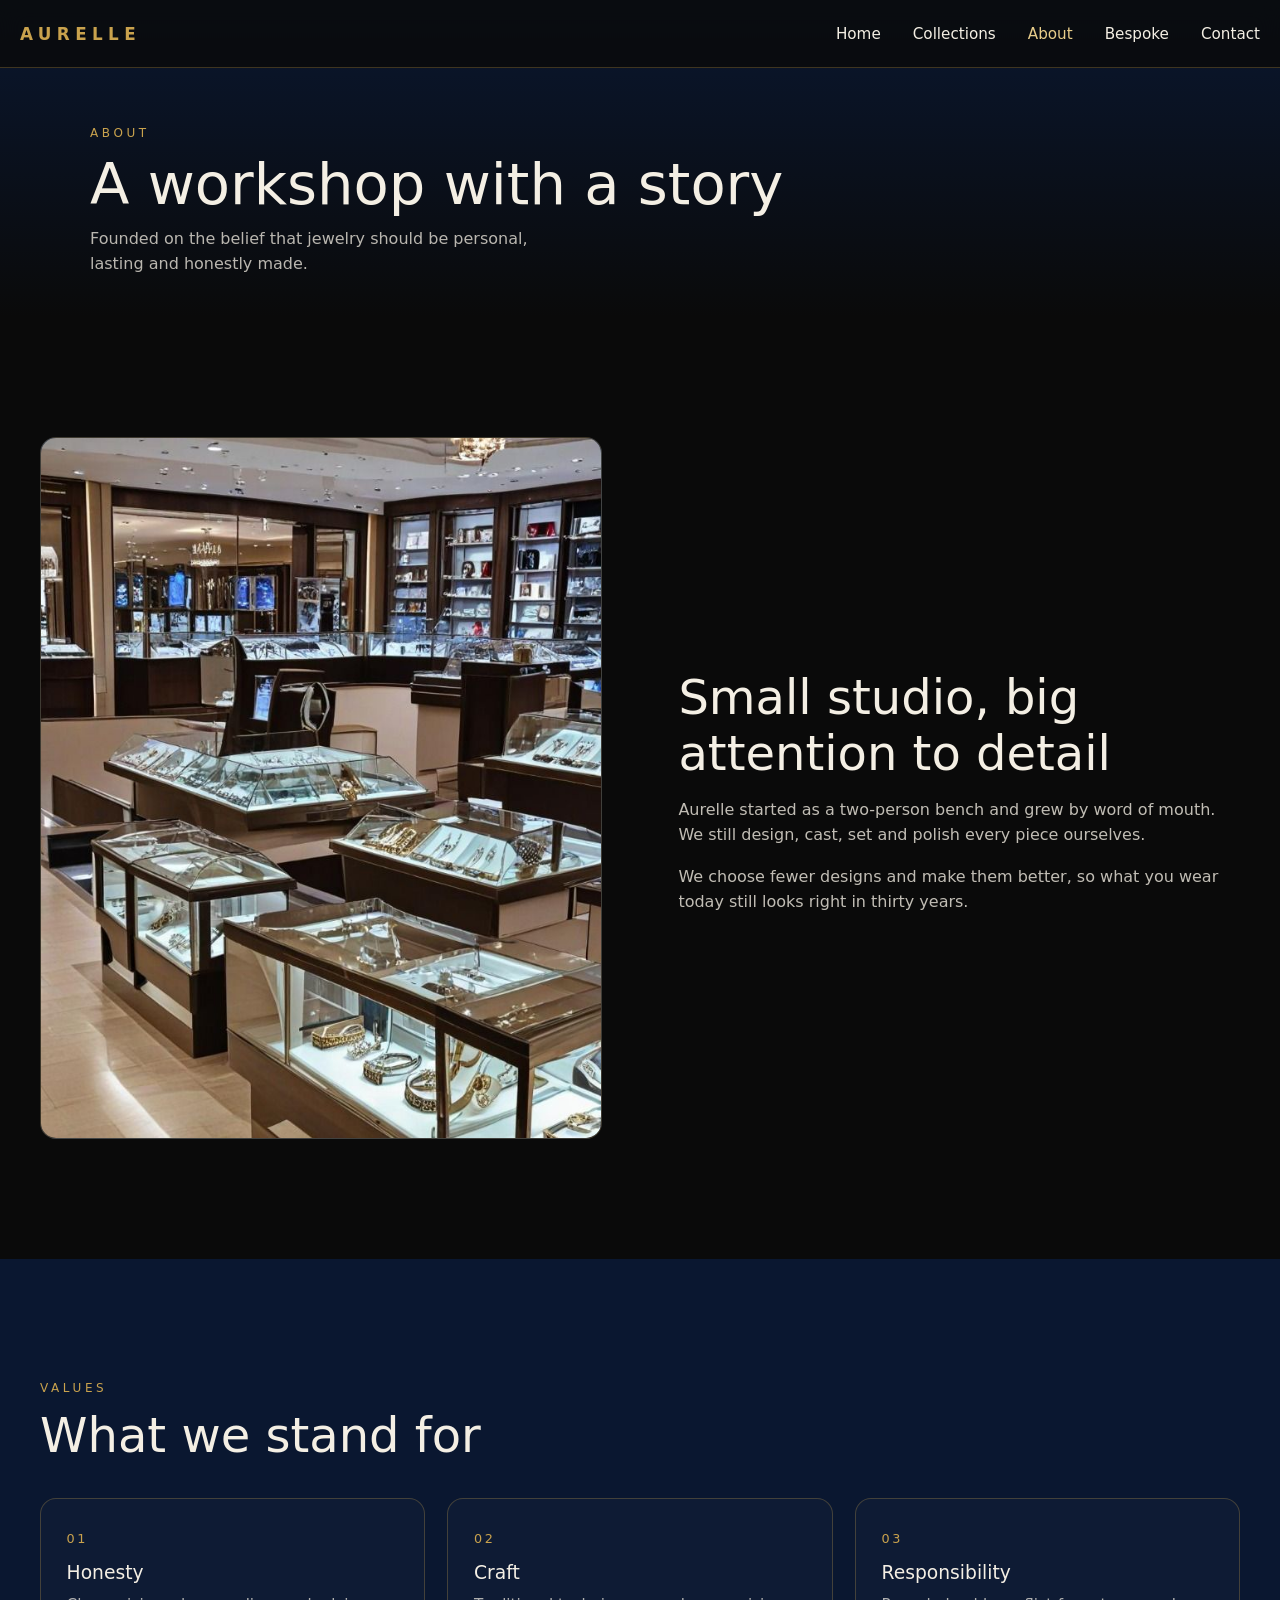
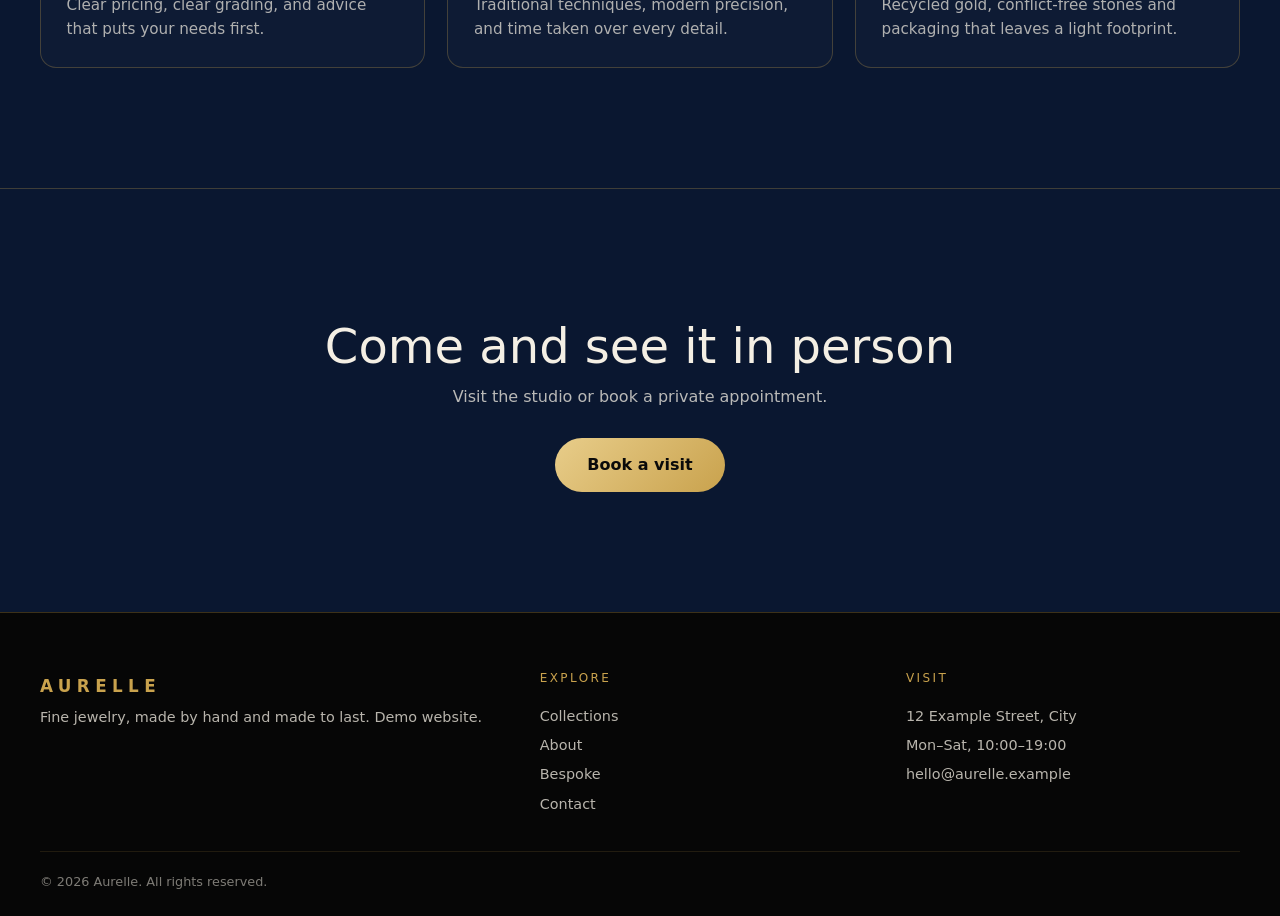
<file: about.html>
<!doctype html>
<html lang="en">
<head>
<meta charset="UTF-8">
<meta name="viewport" content="width=device-width, initial-scale=1, viewport-fit=cover">
<meta name="theme-color" content="#0a0a0a">
<script>document.documentElement.classList.add('js')</script>
<link rel="preconnect" href="https://api.fontshare.com">
<link rel="preconnect" href="https://cdn.fontshare.com" crossorigin>
<link href="https://api.fontshare.com/v2/css?f[]=chillax@400,500,600,700&display=swap" rel="stylesheet">
<link rel="stylesheet" href="style.css">
<title>About — Aurelle</title>
</head>
<body>
<header class="nav solid">
  <a href="index.html" class="logo">AURELLE</a>
  <button class="burger" aria-label="Menu" aria-expanded="false"><span></span><span></span></button>
  <nav class="links">
    <a href="index.html">Home</a>
    <a href="collections.html">Collections</a>
    <a href="about.html">About</a>
    <a href="bespoke.html">Bespoke</a>
    <a href="contact.html">Contact</a>
  </nav>
</header>
<main><section class="page-head"><div class="wrap"><p class="eyebrow">About</p><h1>A workshop with a story</h1><p class="lead">Founded on the belief that jewelry should be personal, lasting and honestly made.</p></div></section>
<section class="section"><div class="wrap split">
  <div class="ph reveal"><img src="images/about/workshop.jpg" alt="Our workshop" onerror="this.style.display='none'"></div>
  <div class="reveal"><h2>Small studio, big attention to detail</h2>
  <p>Aurelle started as a two-person bench and grew by word of mouth. We still design, cast, set and polish every piece ourselves.</p>
  <p>We choose fewer designs and make them better, so what you wear today still looks right in thirty years.</p></div>
</div></section>
<section class="section alt"><div class="wrap"><p class="eyebrow">Values</p><h2>What we stand for</h2>
<div class="grid c3"><div class="feat reveal"><i>01</i><h3>Honesty</h3><p>Clear pricing, clear grading, and advice that puts your needs first.</p></div><div class="feat reveal"><i>02</i><h3>Craft</h3><p>Traditional techniques, modern precision, and time taken over every detail.</p></div><div class="feat reveal"><i>03</i><h3>Responsibility</h3><p>Recycled gold, conflict-free stones and packaging that leaves a light footprint.</p></div></div></div></section>
<section class="section cta"><div class="wrap center"><h2>Come and see it in person</h2><p class="lead">Visit the studio or book a private appointment.</p><a href="contact.html" class="btn">Book a visit</a></div></section></main>
<footer class="footer">
  <div class="foot-grid">
    <div><a href="index.html" class="logo" style="opacity:1">AURELLE</a><p>Fine jewelry, made by hand and made to last. Demo website.</p></div>
    <div><h4>Explore</h4><a href="collections.html">Collections</a><a href="about.html">About</a><a href="bespoke.html">Bespoke</a><a href="contact.html">Contact</a></div>
    <div><h4>Visit</h4><p>12 Example Street, City</p><p>Mon–Sat, 10:00–19:00</p><p>hello@aurelle.example</p></div>
  </div>
  <p class="copy">© 2026 Aurelle. All rights reserved.</p>
</footer>
<script src="script.js"></script>
<script src="site.js"></script>
</body>
</html>
</file>
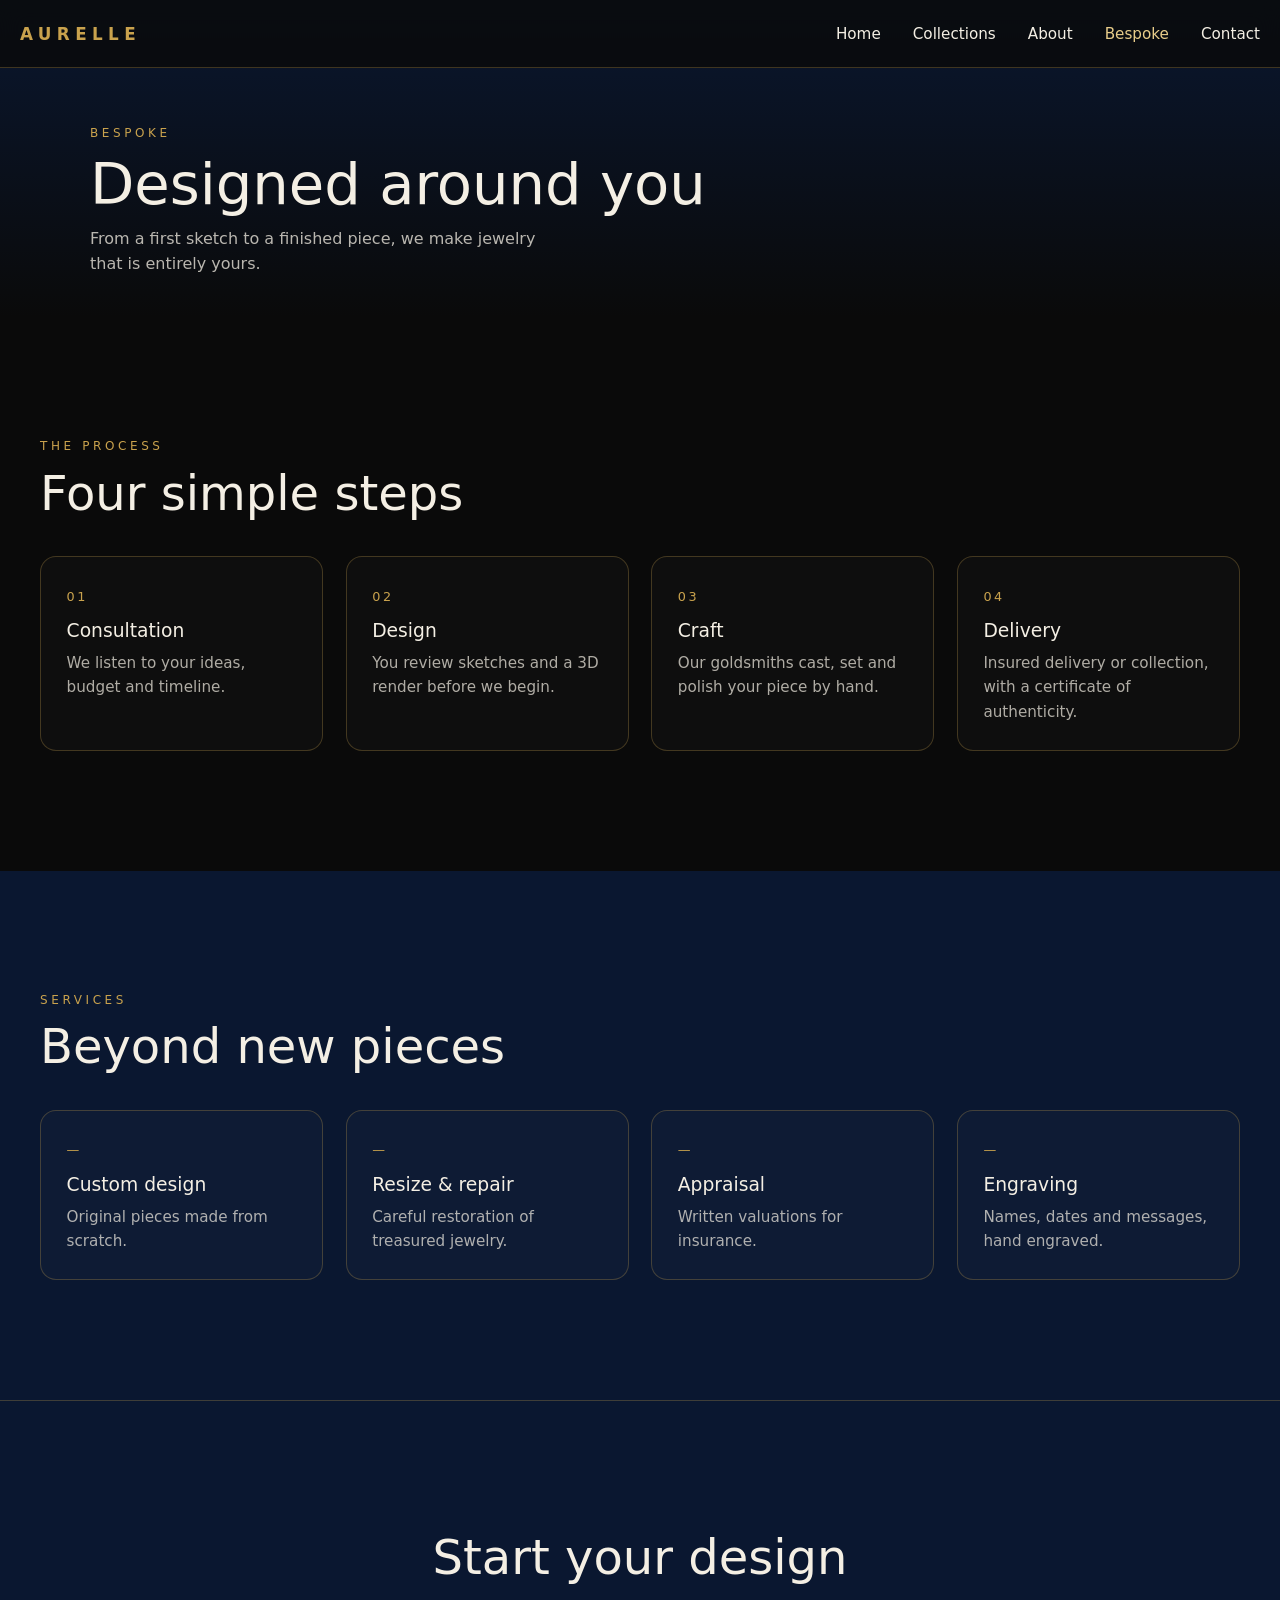
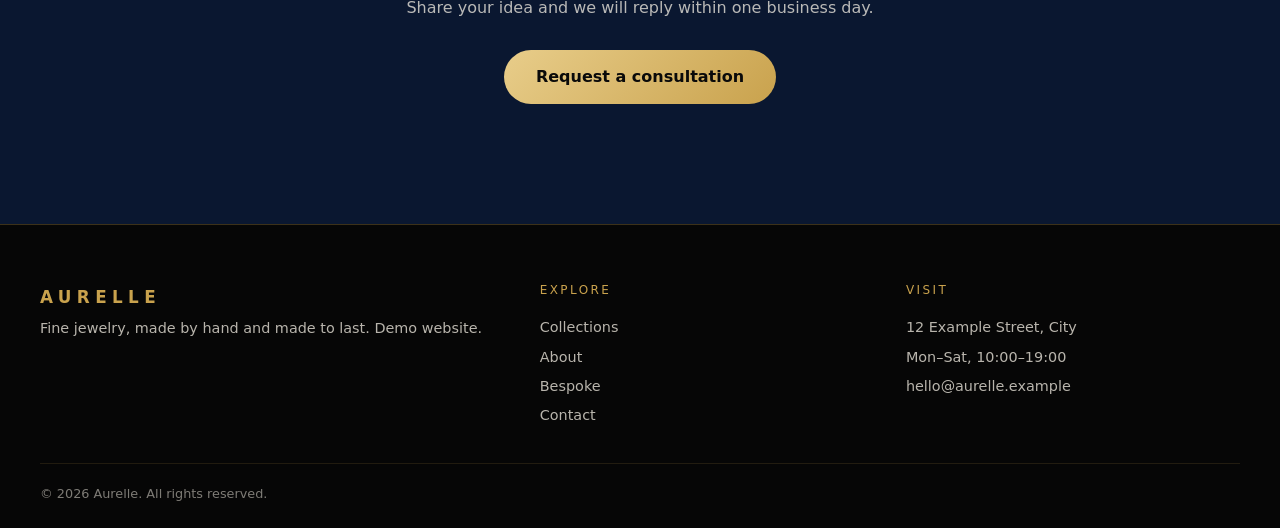
<file: bespoke.html>
<!doctype html>
<html lang="en">
<head>
<meta charset="UTF-8">
<meta name="viewport" content="width=device-width, initial-scale=1, viewport-fit=cover">
<meta name="theme-color" content="#0a0a0a">
<script>document.documentElement.classList.add('js')</script>
<link rel="preconnect" href="https://api.fontshare.com">
<link rel="preconnect" href="https://cdn.fontshare.com" crossorigin>
<link href="https://api.fontshare.com/v2/css?f[]=chillax@400,500,600,700&display=swap" rel="stylesheet">
<link rel="stylesheet" href="style.css">
<title>Bespoke — Aurelle</title>
</head>
<body>
<header class="nav solid">
  <a href="index.html" class="logo">AURELLE</a>
  <button class="burger" aria-label="Menu" aria-expanded="false"><span></span><span></span></button>
  <nav class="links">
    <a href="index.html">Home</a>
    <a href="collections.html">Collections</a>
    <a href="about.html">About</a>
    <a href="bespoke.html">Bespoke</a>
    <a href="contact.html">Contact</a>
  </nav>
</header>
<main><section class="page-head"><div class="wrap"><p class="eyebrow">Bespoke</p><h1>Designed around you</h1><p class="lead">From a first sketch to a finished piece, we make jewelry that is entirely yours.</p></div></section>
<section class="section"><div class="wrap"><p class="eyebrow">The process</p><h2>Four simple steps</h2>
<div class="grid c4"><div class="feat reveal"><i>01</i><h3>Consultation</h3><p>We listen to your ideas, budget and timeline.</p></div><div class="feat reveal"><i>02</i><h3>Design</h3><p>You review sketches and a 3D render before we begin.</p></div><div class="feat reveal"><i>03</i><h3>Craft</h3><p>Our goldsmiths cast, set and polish your piece by hand.</p></div><div class="feat reveal"><i>04</i><h3>Delivery</h3><p>Insured delivery or collection, with a certificate of authenticity.</p></div></div></div></section>
<section class="section alt"><div class="wrap"><p class="eyebrow">Services</p><h2>Beyond new pieces</h2>
<div class="grid c4"><div class="feat reveal"><i>—</i><h3>Custom design</h3><p>Original pieces made from scratch.</p></div><div class="feat reveal"><i>—</i><h3>Resize & repair</h3><p>Careful restoration of treasured jewelry.</p></div><div class="feat reveal"><i>—</i><h3>Appraisal</h3><p>Written valuations for insurance.</p></div><div class="feat reveal"><i>—</i><h3>Engraving</h3><p>Names, dates and messages, hand engraved.</p></div></div></div></section>
<section class="section cta"><div class="wrap center"><h2>Start your design</h2><p class="lead">Share your idea and we will reply within one business day.</p><a href="contact.html" class="btn">Request a consultation</a></div></section></main>
<footer class="footer">
  <div class="foot-grid">
    <div><a href="index.html" class="logo" style="opacity:1">AURELLE</a><p>Fine jewelry, made by hand and made to last. Demo website.</p></div>
    <div><h4>Explore</h4><a href="collections.html">Collections</a><a href="about.html">About</a><a href="bespoke.html">Bespoke</a><a href="contact.html">Contact</a></div>
    <div><h4>Visit</h4><p>12 Example Street, City</p><p>Mon–Sat, 10:00–19:00</p><p>hello@aurelle.example</p></div>
  </div>
  <p class="copy">© 2026 Aurelle. All rights reserved.</p>
</footer>
<script src="script.js"></script>
<script src="site.js"></script>
</body>
</html>
</file>
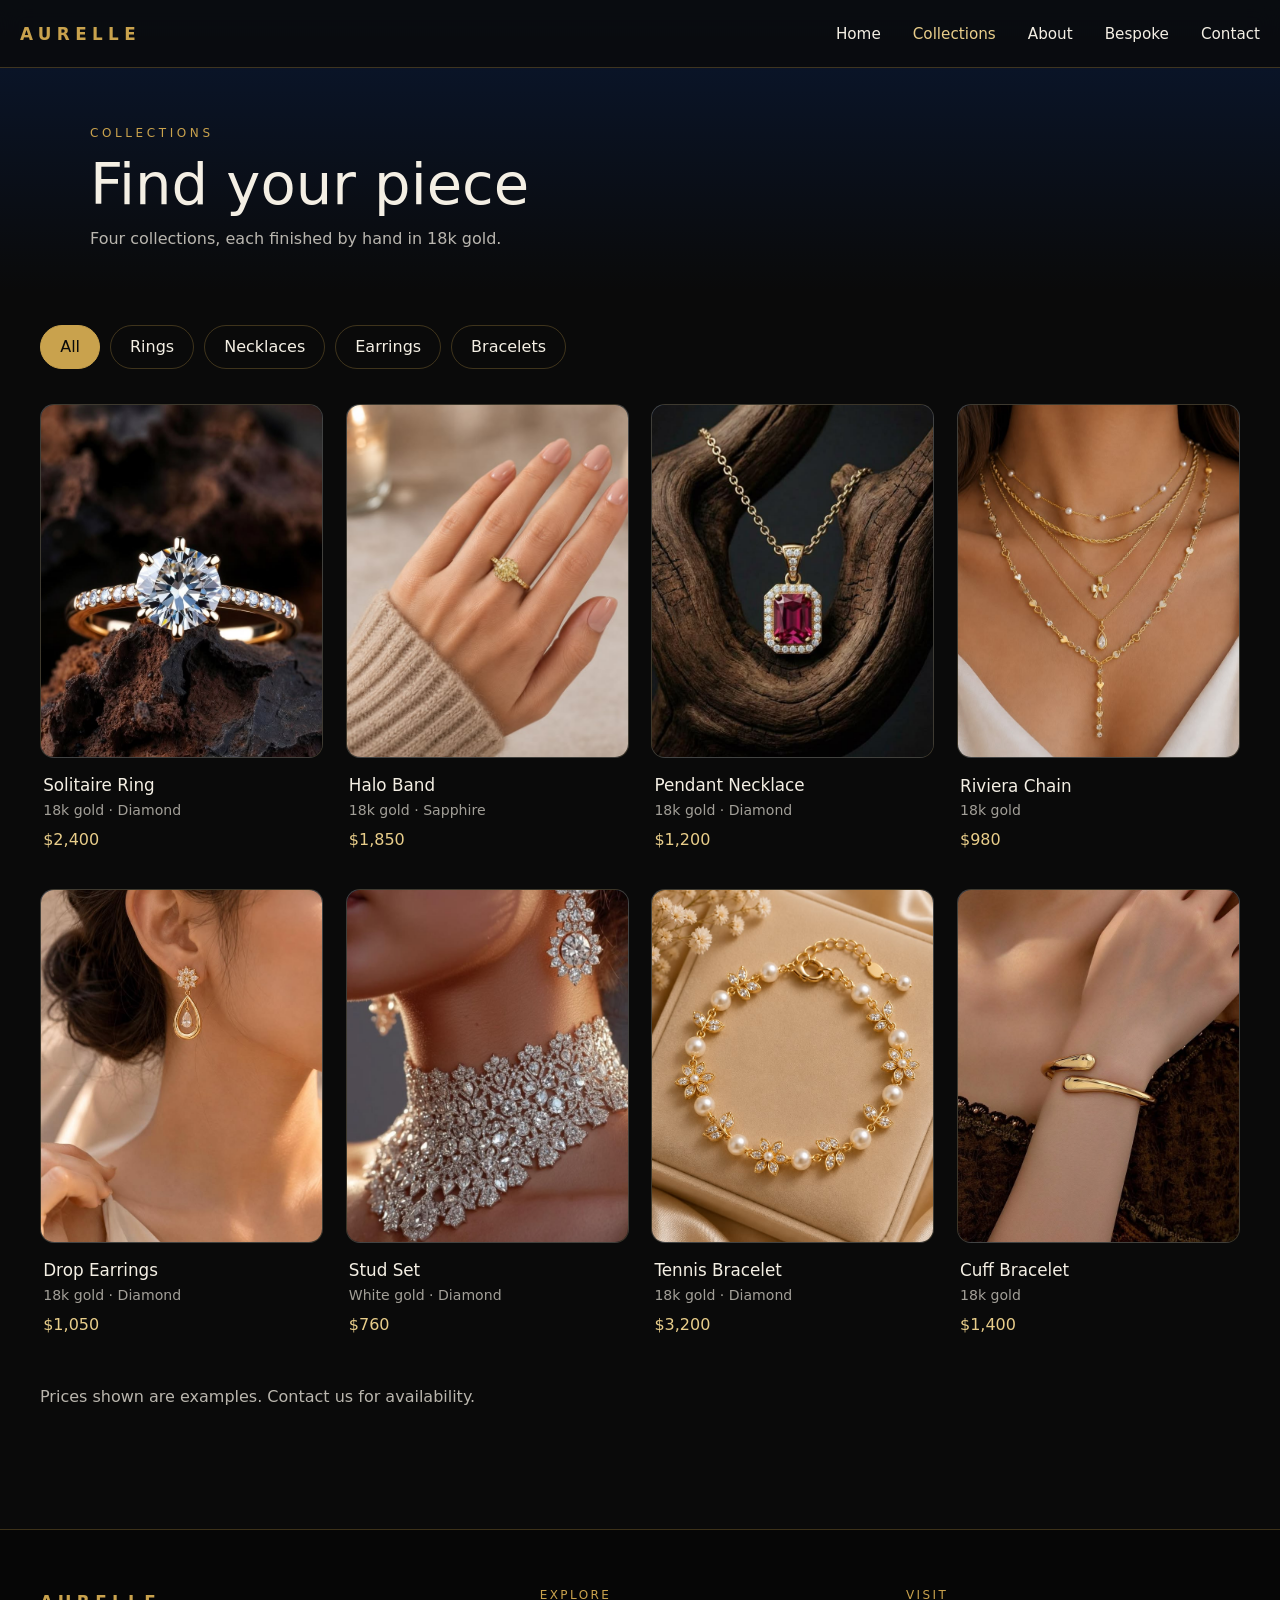
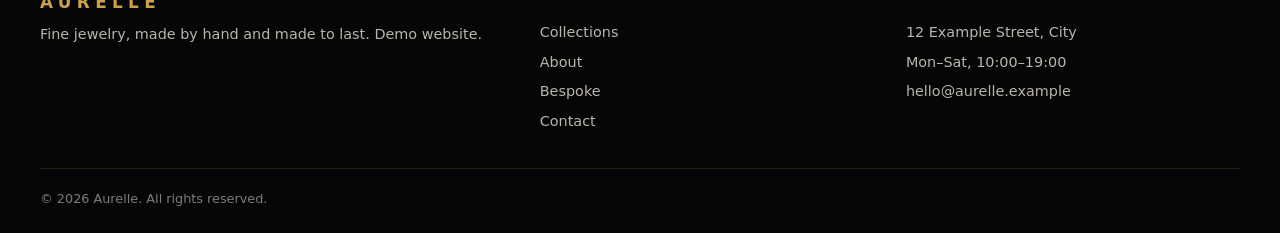
<file: collections.html>
<!doctype html>
<html lang="en">
<head>
<meta charset="UTF-8">
<meta name="viewport" content="width=device-width, initial-scale=1, viewport-fit=cover">
<meta name="theme-color" content="#0a0a0a">
<script>document.documentElement.classList.add('js')</script>
<link rel="preconnect" href="https://api.fontshare.com">
<link rel="preconnect" href="https://cdn.fontshare.com" crossorigin>
<link href="https://api.fontshare.com/v2/css?f[]=chillax@400,500,600,700&display=swap" rel="stylesheet">
<link rel="stylesheet" href="style.css">
<title>Collections — Aurelle</title>
</head>
<body>
<header class="nav solid">
  <a href="index.html" class="logo">AURELLE</a>
  <button class="burger" aria-label="Menu" aria-expanded="false"><span></span><span></span></button>
  <nav class="links">
    <a href="index.html">Home</a>
    <a href="collections.html">Collections</a>
    <a href="about.html">About</a>
    <a href="bespoke.html">Bespoke</a>
    <a href="contact.html">Contact</a>
  </nav>
</header>
<main><section class="page-head"><div class="wrap"><p class="eyebrow">Collections</p><h1>Find your piece</h1><p class="lead">Four collections, each finished by hand in 18k gold.</p></div></section><section class="section" style="padding-top:8px"><div class="wrap">
  <div class="chips"><button class="chip on" data-filter="all">All</button><button class="chip" data-filter="rings">Rings</button><button class="chip" data-filter="necklaces">Necklaces</button><button class="chip" data-filter="earrings">Earrings</button><button class="chip" data-filter="bracelets">Bracelets</button></div>
  <div class="grid c4"><article class="card reveal" data-cat="rings"><div class="ph"><img src="images/products/solitaire-ring.jpg" alt="Solitaire Ring" loading="lazy" onerror="this.style.display='none'"></div><div class="meta"><h3>Solitaire Ring</h3><p>18k gold · Diamond</p><strong>$2,400</strong></div></article><article class="card reveal" data-cat="rings"><div class="ph"><img src="images/products/halo-band.jpg" alt="Halo Band" loading="lazy" onerror="this.style.display='none'"></div><div class="meta"><h3>Halo Band</h3><p>18k gold · Sapphire</p><strong>$1,850</strong></div></article><article class="card reveal" data-cat="necklaces"><div class="ph"><img src="images/products/pendant-necklace.jpg" alt="Pendant Necklace" loading="lazy" onerror="this.style.display='none'"></div><div class="meta"><h3>Pendant Necklace</h3><p>18k gold · Diamond</p><strong>$1,200</strong></div></article><article class="card reveal" data-cat="necklaces"><div class="ph"><img src="images/products/riviera-chain.jpg" alt="Riviera Chain" loading="lazy" onerror="this.style.display='none'"></div><div class="meta"><h3>Riviera Chain</h3><p>18k gold</p><strong>$980</strong></div></article><article class="card reveal" data-cat="earrings"><div class="ph"><img src="images/products/drop-earrings.jpg" alt="Drop Earrings" loading="lazy" onerror="this.style.display='none'"></div><div class="meta"><h3>Drop Earrings</h3><p>18k gold · Diamond</p><strong>$1,050</strong></div></article><article class="card reveal" data-cat="earrings"><div class="ph"><img src="images/products/stud-set.jpg" alt="Stud Set" loading="lazy" onerror="this.style.display='none'"></div><div class="meta"><h3>Stud Set</h3><p>White gold · Diamond</p><strong>$760</strong></div></article><article class="card reveal" data-cat="bracelets"><div class="ph"><img src="images/products/tennis-bracelet.jpg" alt="Tennis Bracelet" loading="lazy" onerror="this.style.display='none'"></div><div class="meta"><h3>Tennis Bracelet</h3><p>18k gold · Diamond</p><strong>$3,200</strong></div></article><article class="card reveal" data-cat="bracelets"><div class="ph"><img src="images/products/cuff-bracelet.jpg" alt="Cuff Bracelet" loading="lazy" onerror="this.style.display='none'"></div><div class="meta"><h3>Cuff Bracelet</h3><p>18k gold</p><strong>$1,400</strong></div></article></div>
  <p class="lead" style="margin-top:2rem">Prices shown are examples. Contact us for availability.</p>
</div></section></main>
<footer class="footer">
  <div class="foot-grid">
    <div><a href="index.html" class="logo" style="opacity:1">AURELLE</a><p>Fine jewelry, made by hand and made to last. Demo website.</p></div>
    <div><h4>Explore</h4><a href="collections.html">Collections</a><a href="about.html">About</a><a href="bespoke.html">Bespoke</a><a href="contact.html">Contact</a></div>
    <div><h4>Visit</h4><p>12 Example Street, City</p><p>Mon–Sat, 10:00–19:00</p><p>hello@aurelle.example</p></div>
  </div>
  <p class="copy">© 2026 Aurelle. All rights reserved.</p>
</footer>
<script src="script.js"></script>
<script src="site.js"></script>
</body>
</html>
</file>
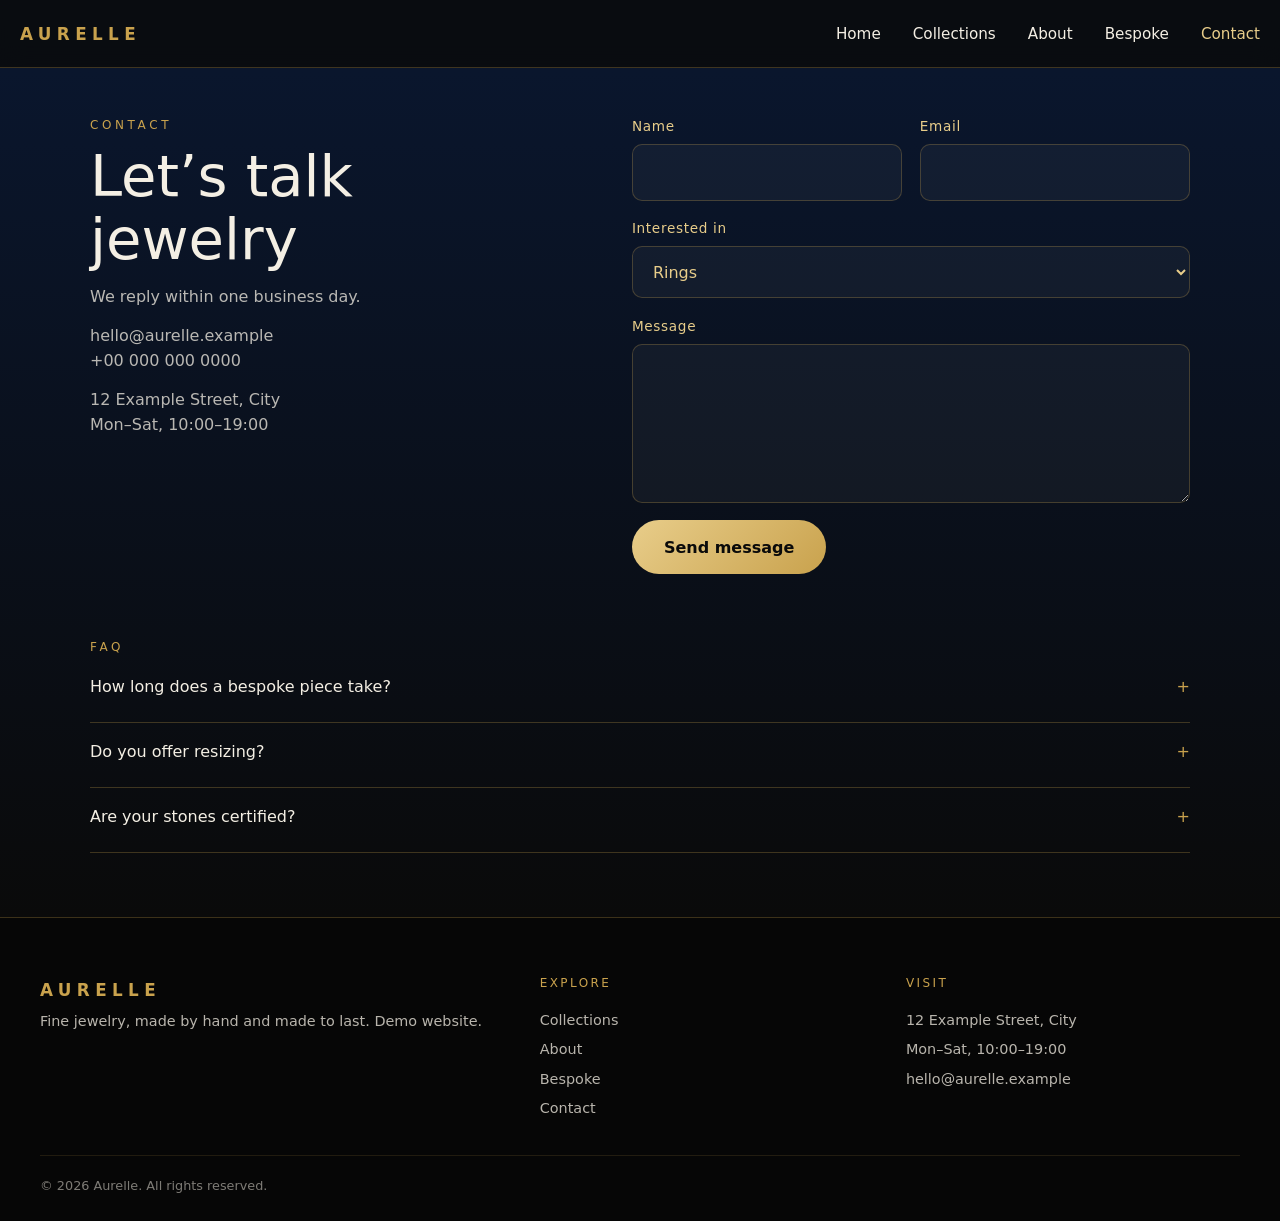
<file: contact.html>
<!doctype html>
<html lang="en">
<head>
<meta charset="UTF-8">
<meta name="viewport" content="width=device-width, initial-scale=1, viewport-fit=cover">
<meta name="theme-color" content="#0a0a0a">
<script>document.documentElement.classList.add('js')</script>
<link rel="preconnect" href="https://api.fontshare.com">
<link rel="preconnect" href="https://cdn.fontshare.com" crossorigin>
<link href="https://api.fontshare.com/v2/css?f[]=chillax@400,500,600,700&display=swap" rel="stylesheet">
<link rel="stylesheet" href="style.css">
<title>Contact — Aurelle</title>
</head>
<body>
<header class="nav solid">
  <a href="index.html" class="logo">AURELLE</a>
  <button class="burger" aria-label="Menu" aria-expanded="false"><span></span><span></span></button>
  <nav class="links">
    <a href="index.html">Home</a>
    <a href="collections.html">Collections</a>
    <a href="about.html">About</a>
    <a href="bespoke.html">Bespoke</a>
    <a href="contact.html">Contact</a>
  </nav>
</header>
<main class="contact">
  <div class="contact-grid">
    <div class="info">
      <p class="eyebrow">Contact</p>
      <h1>Let’s talk jewelry</h1>
      <p>We reply within one business day.</p>
      <p>hello@aurelle.example<br>+00 000 000 0000</p>
      <p>12 Example Street, City<br>Mon–Sat, 10:00–19:00</p>
    </div>
    <form id="contactForm">
      <div class="row">
        <label>Name<input name="name" type="text" autocomplete="name" required></label>
        <label>Email<input name="email" type="email" autocomplete="email" required></label>
      </div>
      <label>Interested in
        <select name="interest"><option>Rings</option><option>Necklaces</option><option>Earrings</option><option>Bracelets</option><option>Bespoke design</option><option>Repair or resizing</option></select>
      </label>
      <label>Message<textarea name="message" rows="5" required></textarea></label>
      <button class="btn" type="submit">Send message</button>
      <p class="ok" id="formOk" role="status" hidden>Thank you — we will be in touch soon.</p>
    </form>
  </div>
  <div class="faq"><p class="eyebrow">FAQ</p><details><summary>How long does a bespoke piece take?</summary><p>Most pieces take 3–6 weeks from approved design to delivery.</p></details><details><summary>Do you offer resizing?</summary><p>Yes. Rings can be resized free of charge within 60 days of purchase.</p></details><details><summary>Are your stones certified?</summary><p>Every diamond over 0.30ct comes with an independent grading certificate.</p></details></div>
</main>
<footer class="footer">
  <div class="foot-grid">
    <div><a href="index.html" class="logo" style="opacity:1">AURELLE</a><p>Fine jewelry, made by hand and made to last. Demo website.</p></div>
    <div><h4>Explore</h4><a href="collections.html">Collections</a><a href="about.html">About</a><a href="bespoke.html">Bespoke</a><a href="contact.html">Contact</a></div>
    <div><h4>Visit</h4><p>12 Example Street, City</p><p>Mon–Sat, 10:00–19:00</p><p>hello@aurelle.example</p></div>
  </div>
  <p class="copy">© 2026 Aurelle. All rights reserved.</p>
</footer>
<script src="script.js"></script>
<script src="site.js"></script>
</body>
</html>
</file>
<file: style.css>
:root{--black:#0a0a0a;--navy:#0a1730;--navy-2:#0e2042;--gold:#c9a24d;--gold-l:#e8cd8a;--ivory:#f4efe4;--line:rgba(201,162,77,.28);--nav-h:68px}
*{box-sizing:border-box;margin:0;padding:0}
html{scroll-behavior:smooth;-webkit-text-size-adjust:100%}
body{font-family:'Chillax',system-ui,-apple-system,'Segoe UI',sans-serif;background:var(--black);color:var(--ivory);line-height:1.6;overflow-x:hidden;-webkit-font-smoothing:antialiased}
img,video{display:block;max-width:100%}
a{color:inherit;text-decoration:none}
button,input,select,textarea{font:inherit;color:inherit}

/* Navbar */
.nav{position:fixed;inset:0 0 auto 0;z-index:100;height:var(--nav-h);padding:0 max(20px,env(safe-area-inset-right)) 0 max(20px,env(safe-area-inset-left));display:flex;align-items:center;justify-content:space-between}
.nav::before{content:"";position:absolute;inset:0;z-index:-1;opacity:0;transition:opacity .3s;background:rgba(10,10,10,.82);border-bottom:1px solid var(--line);backdrop-filter:blur(12px);-webkit-backdrop-filter:blur(12px)}
.nav.solid::before{opacity:1}
.logo{font-weight:600;letter-spacing:.32em;color:var(--gold);font-size:1.05rem}
.links{display:flex;gap:2rem;font-size:.95rem}
.links a{padding:.4rem 0;transition:color .2s}
.links a:hover{color:var(--gold-l)}
.burger{display:none;position:relative;width:44px;height:44px;background:none;border:0;cursor:pointer}
.burger span{position:absolute;left:11px;right:11px;height:1.5px;background:var(--gold);transition:transform .25s}
.burger span:first-child{top:18px}.burger span:last-child{top:26px}
.burger.open span:first-child{transform:translateY(4px) rotate(45deg)}
.burger.open span:last-child{transform:translateY(-4px) rotate(-45deg)}

/* Hero */
.hero{position:relative;height:100vh;height:100svh;min-height:480px;overflow:hidden;background:var(--navy)}
.hero-video{position:absolute;inset:0;width:100%;height:100%;object-fit:cover}
.hero-shade{position:absolute;inset:0;background:linear-gradient(180deg,rgba(10,10,10,.45),rgba(10,10,10,0) 30%,rgba(10,23,48,.55))}
.scroll-cue{position:absolute;right:max(24px,env(safe-area-inset-right));bottom:max(28px,env(safe-area-inset-bottom));display:flex;align-items:center;gap:.6rem;min-height:44px;color:#fff;background:none;border:0;cursor:pointer;font-size:.95rem;letter-spacing:.06em}
.scroll-cue svg{width:18px;height:18px;animation:nudge 1.8s ease-in-out infinite}
@keyframes nudge{50%{transform:translateY(5px)}}

/* Sections */
.section{padding:clamp(64px,10vw,120px) 20px}
.wrap{max-width:1200px;margin:0 auto}
.center{text-align:center}.center .lead{margin:0 auto 1.8rem}
.eyebrow{color:var(--gold);letter-spacing:.3em;text-transform:uppercase;font-size:.75rem}
h2{font-weight:500;font-size:clamp(1.8rem,5vw,3rem);line-height:1.15;margin:.6rem 0}
.lead{opacity:.75;max-width:46ch}
.collections{background:linear-gradient(180deg,var(--black),var(--navy))}
.cta{background:var(--navy);border-top:1px solid var(--line)}
.btn{display:inline-flex;align-items:center;justify-content:center;min-height:48px;padding:.9rem 2rem;border:0;border-radius:999px;cursor:pointer;font-weight:600;color:#0a0a0a;background:linear-gradient(135deg,var(--gold-l),var(--gold));transition:transform .2s,box-shadow .2s}
.btn:hover{transform:translateY(-2px);box-shadow:0 8px 24px rgba(201,162,77,.3)}

/* Draggable stickers (touch-action only here, not global) */
.stickers{position:relative;height:640px;margin-top:2.5rem;overflow:hidden;border:1px solid var(--line);border-radius:20px;background:radial-gradient(circle at 50% 0,rgba(201,162,77,.08),transparent 60%)}
.sticker{position:absolute;left:var(--dx);top:var(--dy);width:clamp(140px,20vw,250px);touch-action:none;user-select:none;-webkit-user-select:none;-webkit-touch-callout:none;cursor:grab;will-change:transform;overflow:hidden;border-radius:14px;background:var(--navy-2);border:1px solid var(--line);box-shadow:0 18px 40px rgba(0,0,0,.45)}
.sticker.grabbing{cursor:grabbing}
.sticker .ph{aspect-ratio:4/5;background:linear-gradient(145deg,var(--navy-2),#050b18)}
.sticker img{width:100%;height:100%;object-fit:cover;pointer-events:none}
.sticker span{display:block;padding:.7rem 1rem;color:var(--gold-l);font-size:.9rem;letter-spacing:.08em}

/* Diamond burst */
.burst-layer{position:fixed;inset:0;z-index:1000;pointer-events:none;overflow:hidden}
.burst{position:absolute;width:46px;height:40px;margin:-20px 0 0 -23px;filter:drop-shadow(0 0 8px rgba(255,255,255,.55));will-change:transform,opacity}
.spark{position:absolute;left:50%;top:50%;width:10px;height:10px;margin:-5px 0 0 -5px;opacity:0}

/* Contact */
.contact{min-height:100svh;padding:calc(var(--nav-h) + 48px) 20px 64px;background:linear-gradient(180deg,var(--navy),var(--black))}
.contact-grid{display:grid;grid-template-columns:1fr 1.2fr;gap:clamp(32px,6vw,80px);max-width:1100px;margin:0 auto}
.info p:not(.eyebrow){opacity:.75;margin-top:.8rem}
form{display:grid;gap:1.1rem;align-content:start}
.row{display:grid;grid-template-columns:1fr 1fr;gap:1.1rem}
label{display:grid;gap:.4rem;font-size:.85rem;color:var(--gold-l);letter-spacing:.05em}
input,select,textarea{width:100%;padding:.9rem 1rem;font-size:16px;background:rgba(255,255,255,.04);border:1px solid var(--line);border-radius:10px;outline:0;transition:border-color .2s,box-shadow .2s}
input:focus,select:focus,textarea:focus{border-color:var(--gold);box-shadow:0 0 0 3px rgba(201,162,77,.18)}
select option{background:var(--navy)}
textarea{resize:vertical}
form .btn{justify-self:start}
.ok{color:var(--gold-l)}
.footer{padding:28px 20px;text-align:center;font-size:.8rem;opacity:.6;border-top:1px solid var(--line)}

@media (max-width:720px){
  .burger{display:block}
  .links{position:fixed;inset:var(--nav-h) 0 0 0;flex-direction:column;align-items:center;justify-content:center;gap:2rem;font-size:1.5rem;background:var(--black);opacity:0;pointer-events:none;transition:opacity .25s}
  .links.open{opacity:1;pointer-events:auto}
  .sticker{left:var(--mx);top:var(--my);width:42vw}
  .contact-grid,.row{grid-template-columns:1fr}
  form .btn{justify-self:stretch}
}

/* ===== Multi-page additions ===== */
h1{font-weight:500;font-size:clamp(2.2rem,6vw,3.6rem);line-height:1.1;margin:.6rem 0}
.page-head{padding:calc(var(--nav-h) + 56px) 20px 40px;background:linear-gradient(180deg,var(--navy),var(--black))}
.page-head .wrap{max-width:1100px}
.alt{background:var(--navy)}
.grid{display:grid;gap:1.4rem;margin-top:2.2rem}
.c4{grid-template-columns:repeat(4,1fr)}.c3{grid-template-columns:repeat(3,1fr)}
.card .ph{aspect-ratio:4/5;overflow:hidden;border-radius:14px;border:1px solid var(--line);background:linear-gradient(145deg,var(--navy-2),#050b18)}
.card .ph img{width:100%;height:100%;object-fit:cover;transition:transform .6s}
.card:hover .ph img{transform:scale(1.05)}
.meta{padding:.9rem .2rem}.meta h3{font-weight:500;font-size:1.05rem}
.meta p{opacity:.65;font-size:.88rem}.meta strong{display:block;margin-top:.3rem;color:var(--gold-l);font-weight:500}
.chips{display:flex;flex-wrap:wrap;gap:.6rem;margin-top:1.6rem}
.chip{min-height:44px;padding:.5rem 1.2rem;border-radius:999px;background:none;border:1px solid var(--line);cursor:pointer;transition:.2s}
.chip.on,.chip:hover{background:var(--gold);color:#0a0a0a;border-color:var(--gold)}
.stats{display:grid;grid-template-columns:repeat(3,1fr);gap:1rem;margin-top:2rem}
.stats b{display:block;font-size:clamp(1.6rem,4vw,2.4rem);font-weight:500;color:var(--gold)}
.stats span{opacity:.7;font-size:.9rem}
.feat{padding:1.6rem;border:1px solid var(--line);border-radius:16px;background:rgba(255,255,255,.02)}
.feat i{font-style:normal;color:var(--gold);letter-spacing:.2em;font-size:.8rem}
.feat h3{font-weight:500;margin:.5rem 0 .3rem}.feat p{opacity:.7;font-size:.95rem}
.quote{padding:1.6rem;border-left:2px solid var(--gold);background:rgba(255,255,255,.02)}
.quote cite{display:block;margin-top:.8rem;font-style:normal;color:var(--gold-l);font-size:.85rem}
.split{display:grid;grid-template-columns:1fr 1fr;gap:clamp(28px,6vw,80px);align-items:center}
.split .ph{aspect-ratio:4/5;overflow:hidden;border-radius:16px;border:1px solid var(--line);background:linear-gradient(145deg,var(--navy-2),#050b18)}
.split .ph img{width:100%;height:100%;object-fit:cover}
.split p{opacity:.78;margin-top:1rem}
.faq{max-width:1100px;margin:64px auto 0}
details{border-bottom:1px solid var(--line);padding:1rem 0}
summary{cursor:pointer;font-weight:500;list-style:none;display:flex;justify-content:space-between;gap:1rem;min-height:32px}
summary::-webkit-details-marker{display:none}
summary::after{content:"+";color:var(--gold)}details[open] summary::after{content:"–"}
details p{opacity:.75;margin-top:.6rem}
.links a.active{color:var(--gold-l)}
.js .reveal{opacity:0;transform:translateY(24px);transition:opacity .7s,transform .7s}
.js .reveal.in{opacity:1;transform:none}
.footer{padding:56px 20px 24px;text-align:left;opacity:1;font-size:.9rem;background:#060606}
.foot-grid{max-width:1200px;margin:0 auto;display:grid;grid-template-columns:1.4fr 1fr 1fr;gap:32px}
.foot-grid h4{color:var(--gold);font-weight:500;font-size:.75rem;letter-spacing:.2em;text-transform:uppercase;margin-bottom:.8rem}
.foot-grid a,.foot-grid p{display:block;opacity:.75;padding:.2rem 0}
.foot-grid a:hover{color:var(--gold-l);opacity:1}
.copy{max-width:1200px;margin:32px auto 0;padding-top:20px;border-top:1px solid var(--line);opacity:.5;font-size:.8rem}
@media (max-width:900px){.c4{grid-template-columns:repeat(2,1fr)}.c3,.split,.foot-grid{grid-template-columns:1fr}.grid{gap:1rem}}
@media (max-width:720px){.links{gap:1.6rem;font-size:1.4rem}}
</file>
